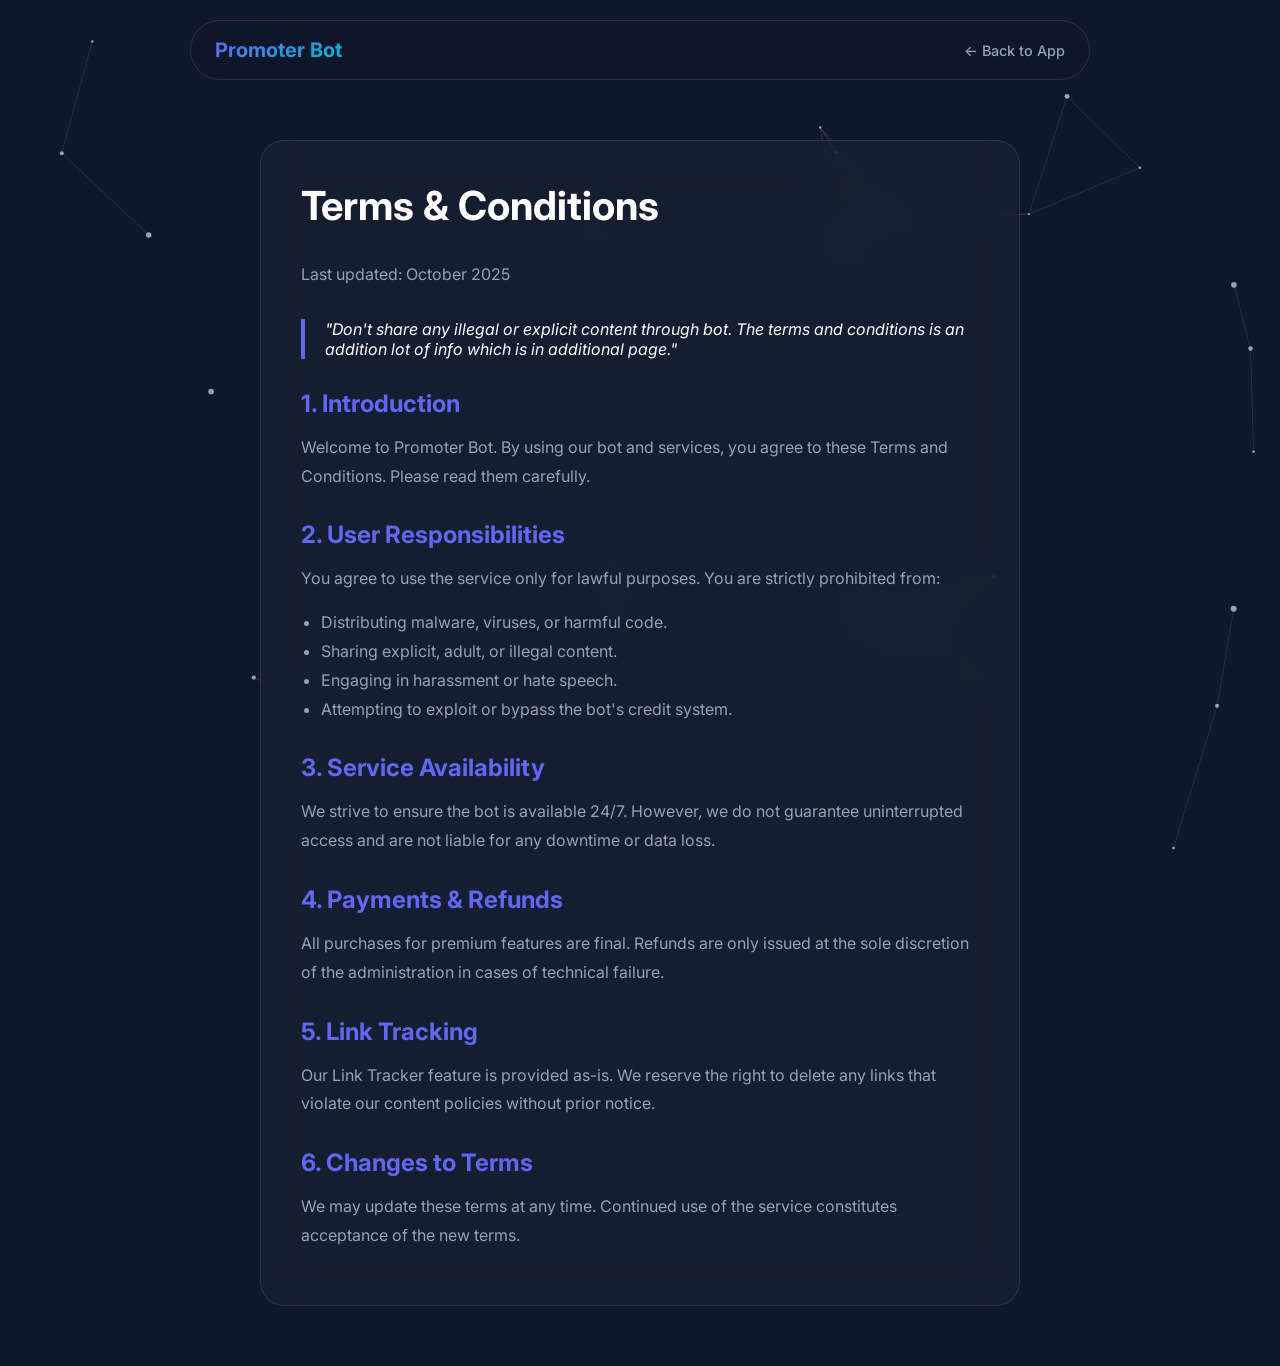
<file: terms.html>
<!DOCTYPE html>
<html lang="en">
<head>
    <meta charset="UTF-8" />
    <meta name="viewport" content="width=device-width, initial-scale=1.0" />
    <title>Terms & Conditions - Promoter Bot</title>

    <!-- Google Fonts: Inter -->
    <link rel="preconnect" href="https://fonts.googleapis.com">
    <link rel="preconnect" href="https://fonts.gstatic.com" crossorigin>
    <link href="https://fonts.googleapis.com/css2?family=Inter:wght@300;400;500;600;700;800;900&display-swap" rel="stylesheet">

    <style>
        :root {
            /* Palette - Dark Mode (Default) */
            --bg-color: #0f172a;
            --text-primary: #ffffff;
            --text-secondary: #94a3b8;
            --glass-bg: rgba(15, 23, 42, 0.6);
            --glass-border: rgba(255, 255, 255, 0.1);
            --glass-highlight: rgba(255, 255, 255, 0.05);
            --accent-primary: #6366f1; /* Indigo */
            --accent-secondary: #06b6d4; /* Cyan */
            --accent-gradient: linear-gradient(135deg, #6366f1, #06b6d4);

            --nav-bg: rgba(15, 23, 42, 0.8);
            --pill-radius: 50px;
        }

        /* Light Mode Overrides */
        html:not(.dark) {
            --bg-color: #f8fafc;
            --text-primary: #0f172a;
            --text-secondary: #475569;
            --glass-bg: rgba(255, 255, 255, 0.7);
            --glass-border: rgba(0, 0, 0, 0.05);
            --glass-highlight: rgba(255, 255, 255, 0.4);
            --nav-bg: rgba(255, 255, 255, 0.8);
        }

        * {
            margin: 0;
            padding: 0;
            box-sizing: border-box;
            font-family: 'Inter', sans-serif;
        }

        body {
            background-color: var(--bg-color);
            color: var(--text-primary);
            transition: background-color 0.3s ease, color 0.3s ease;
            overflow-x: hidden;
            min-height: 100vh;
        }

        #bg-canvas {
            position: fixed;
            top: 0;
            left: 0;
            width: 100%;
            height: 100%;
            z-index: -1;
        }

        header {
            position: fixed;
            top: 20px;
            left: 50%;
            transform: translateX(-50%);
            width: 90%;
            max-width: 900px;
            height: 60px;
            z-index: 100;
            border-radius: var(--pill-radius);
            background: var(--nav-bg);
            backdrop-filter: blur(16px);
            -webkit-backdrop-filter: blur(16px);
            border: 1px solid var(--glass-border);
            display: flex;
            align-items: center;
            justify-content: space-between;
            padding: 0 24px;
        }

        .logo { font-size: 1.25rem; font-weight: 700; background: var(--accent-gradient); -webkit-background-clip: text; -webkit-text-fill-color: transparent; text-decoration: none; }
        .back-link { font-size: 0.9rem; font-weight: 500; color: var(--text-secondary); text-decoration: none; transition: color 0.2s; }
        .back-link:hover { color: var(--text-primary); }

        main {
            max-width: 800px;
            margin: 140px auto 60px;
            padding: 0 20px;
        }

        .content-card {
            background: rgba(30, 41, 59, 0.4);
            backdrop-filter: blur(20px);
            -webkit-backdrop-filter: blur(20px);
            border: 1px solid var(--glass-border);
            border-radius: 24px;
            padding: 40px;
        }

        html:not(.dark) .content-card {
             background: rgba(255, 255, 255, 0.6);
        }

        h1 { font-size: 2.5rem; margin-bottom: 30px; }
        h2 { font-size: 1.5rem; margin-top: 30px; margin-bottom: 15px; color: var(--accent-primary); }
        p { line-height: 1.8; color: var(--text-secondary); margin-bottom: 15px; }
        ul { margin-left: 20px; margin-bottom: 20px; color: var(--text-secondary); line-height: 1.8; }

        .legal-notice {
            border-left: 4px solid var(--accent-primary);
            padding-left: 20px;
            margin: 30px 0;
            font-style: italic;
            color: var(--text-primary);
        }
    </style>
</head>
<body>
    <canvas id="bg-canvas"></canvas>

    <header>
        <a href="index.html" class="logo">Promoter Bot</a>
        <a href="index.html" class="back-link">← Back to App</a>
    </header>

    <main>
        <div class="content-card">
            <h1>Terms & Conditions</h1>
            <p>Last updated: October 2025</p>

            <div class="legal-notice">
                "Don't share any illegal or explicit content through bot. The terms and conditions is an addition lot of info which is in additional page."
            </div>

            <h2>1. Introduction</h2>
            <p>Welcome to Promoter Bot. By using our bot and services, you agree to these Terms and Conditions. Please read them carefully.</p>

            <h2>2. User Responsibilities</h2>
            <p>You agree to use the service only for lawful purposes. You are strictly prohibited from:</p>
            <ul>
                <li>Distributing malware, viruses, or harmful code.</li>
                <li>Sharing explicit, adult, or illegal content.</li>
                <li>Engaging in harassment or hate speech.</li>
                <li>Attempting to exploit or bypass the bot's credit system.</li>
            </ul>

            <h2>3. Service Availability</h2>
            <p>We strive to ensure the bot is available 24/7. However, we do not guarantee uninterrupted access and are not liable for any downtime or data loss.</p>

            <h2>4. Payments & Refunds</h2>
            <p>All purchases for premium features are final. Refunds are only issued at the sole discretion of the administration in cases of technical failure.</p>

            <h2>5. Link Tracking</h2>
            <p>Our Link Tracker feature is provided as-is. We reserve the right to delete any links that violate our content policies without prior notice.</p>

            <h2>6. Changes to Terms</h2>
            <p>We may update these terms at any time. Continued use of the service constitutes acceptance of the new terms.</p>
        </div>
    </main>

    <script>
        // Simple Canvas Logic (Same as index)
        const canvas = document.getElementById('bg-canvas');
        const ctx = canvas.getContext('2d');
        let width, height;
        let particles = [];

        function resize() {
            width = canvas.width = window.innerWidth;
            height = canvas.height = window.innerHeight;
        }
        window.addEventListener('resize', resize);
        resize();

        class Particle {
            constructor() {
                this.x = Math.random() * width;
                this.y = Math.random() * height;
                this.vx = (Math.random() - 0.5) * 0.5;
                this.vy = (Math.random() - 0.5) * 0.5;
                this.size = Math.random() * 2 + 1;
            }
            update() {
                this.x += this.vx;
                this.y += this.vy;
                if (this.x < 0 || this.x > width) this.vx *= -1;
                if (this.y < 0 || this.y > height) this.vy *= -1;
            }
            draw() {
                ctx.fillStyle = getComputedStyle(document.body).getPropertyValue('--text-secondary');
                ctx.beginPath();
                ctx.arc(this.x, this.y, this.size, 0, Math.PI * 2);
                ctx.fill();
            }
        }

        for (let i = 0; i < 40; i++) particles.push(new Particle());

        function animate() {
            ctx.clearRect(0, 0, width, height);
            particles.forEach(p => {
                p.update();
                p.draw();
                particles.forEach(p2 => {
                    const dx = p.x - p2.x;
                    const dy = p.y - p2.y;
                    const dist = Math.sqrt(dx*dx + dy*dy);
                    if (dist < 150) {
                        ctx.strokeStyle = getComputedStyle(document.body).getPropertyValue('--glass-border');
                        ctx.lineWidth = 0.5;
                        ctx.beginPath();
                        ctx.moveTo(p.x, p.y);
                        ctx.lineTo(p2.x, p2.y);
                        ctx.stroke();
                    }
                });
            });
            requestAnimationFrame(animate);
        }
        animate();

        // Dark/Light Theme Check (Simple)
        const isDark = localStorage.getItem('theme') !== 'light';
        if (isDark) document.documentElement.classList.add('dark');
    </script>
</body>
</html>
</file>
